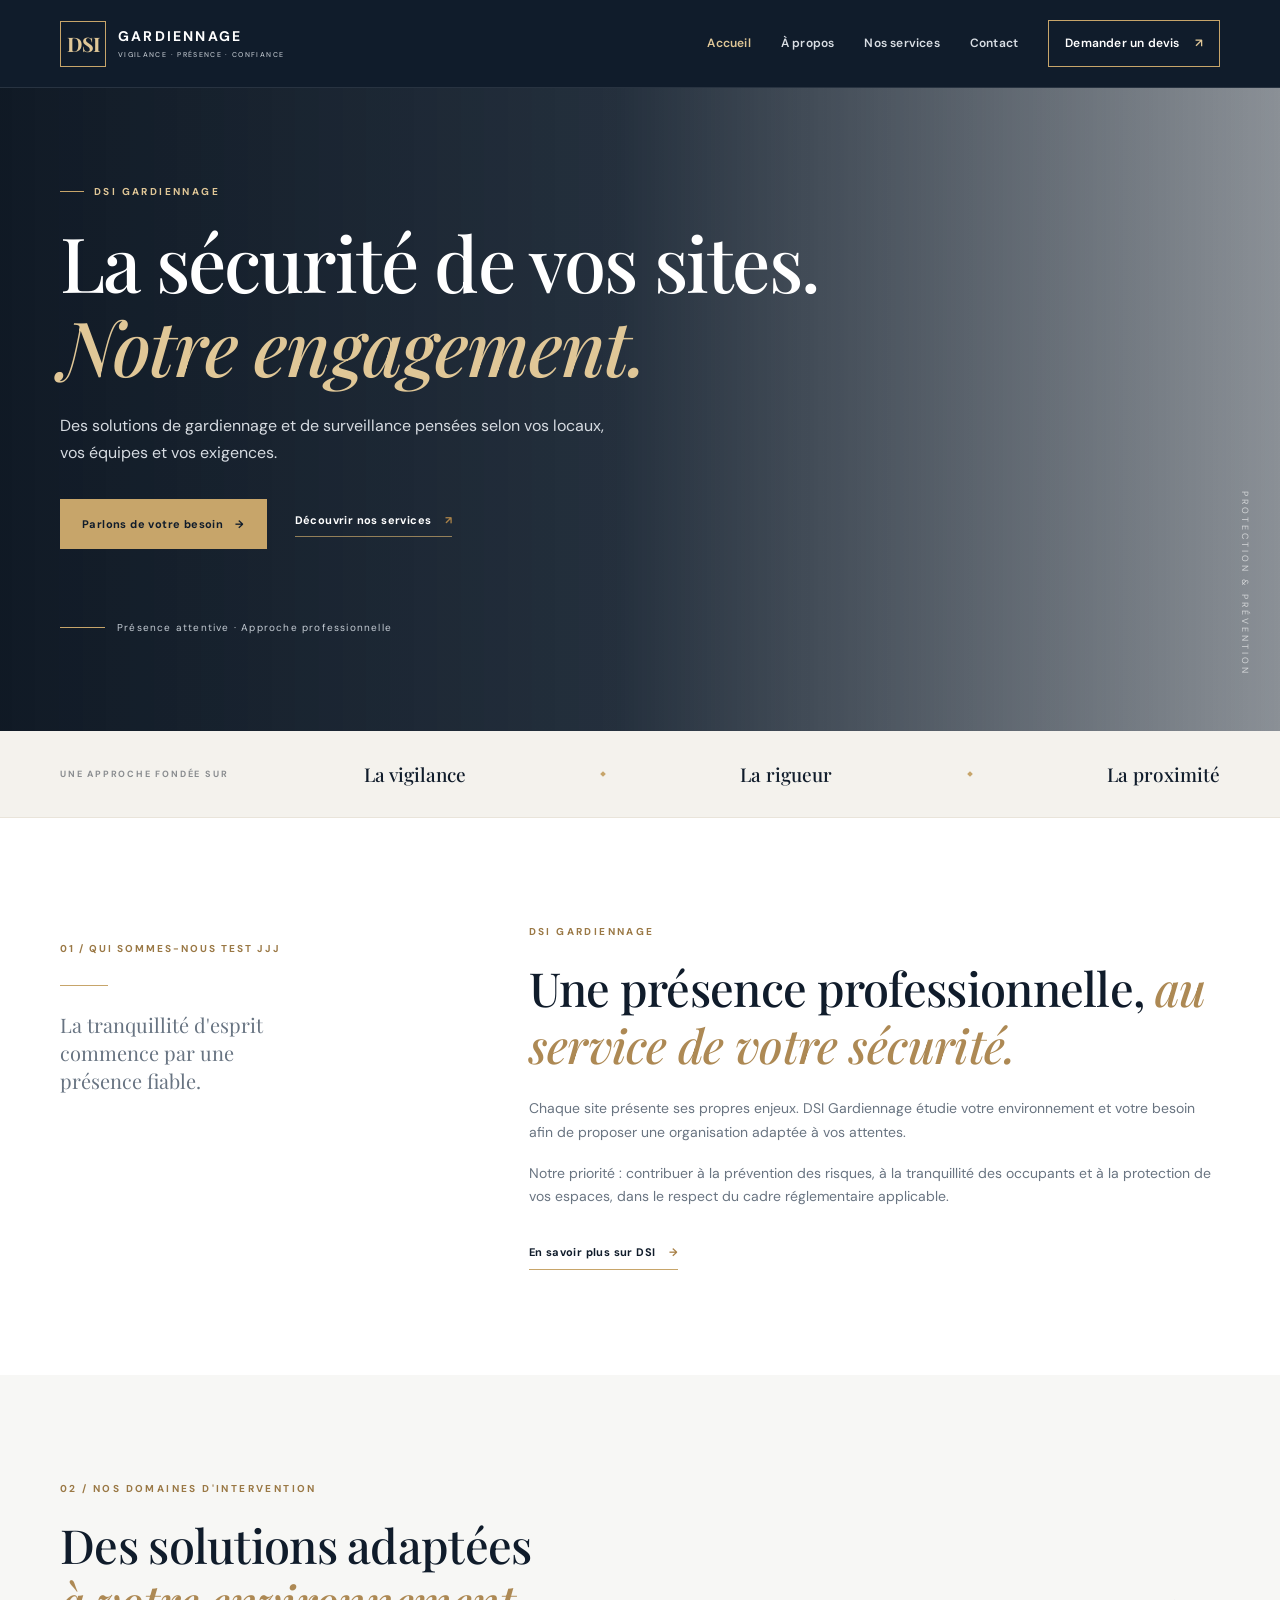
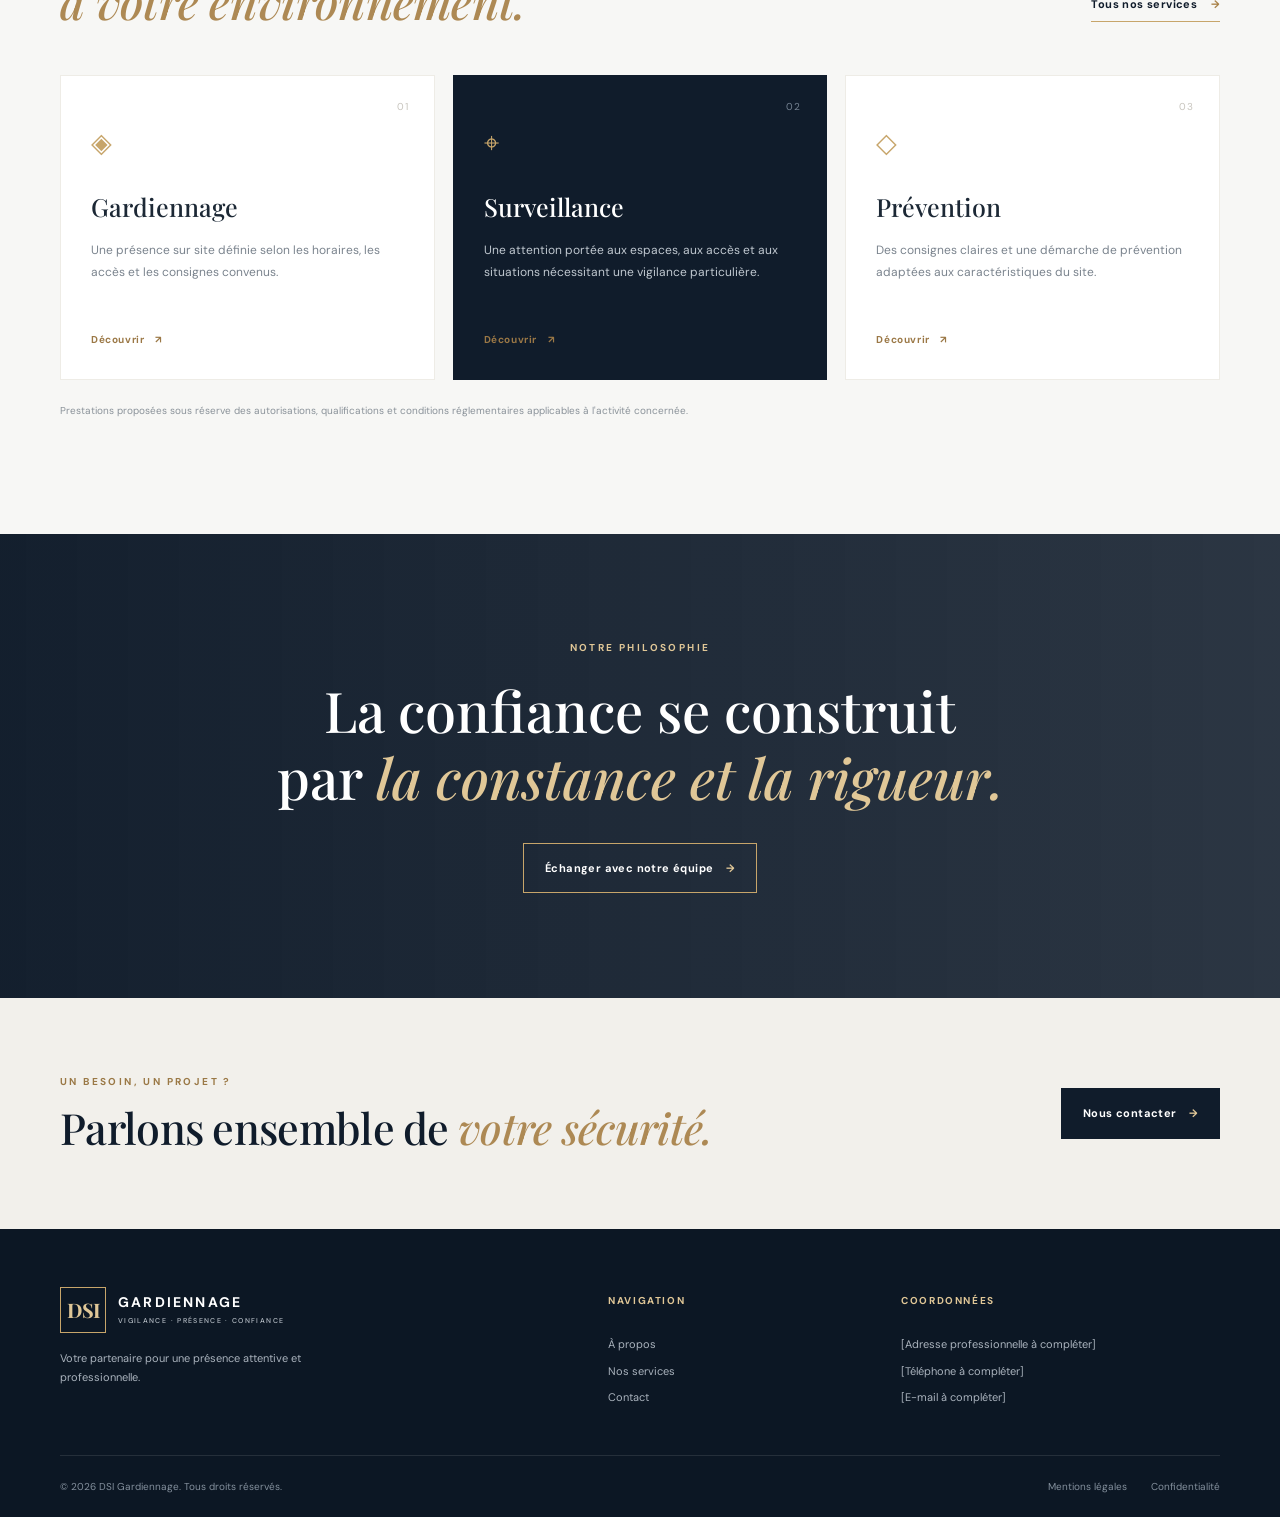
<file: index.html>
<!doctype html>
<html lang="fr">
<head>
  <meta charset="utf-8">
  <meta name="viewport" content="width=device-width, initial-scale=1">
  <meta name="description" content="DSI Gardiennage : solutions de gardiennage et de surveillance pour les professionnels. Contactez-nous pour étudier votre besoin.">
  <meta name="theme-color" content="#101c2b">
  <title>DSI Gardiennage | Votre partenaire sécurité</title>
  <link rel="stylesheet" href="assets/css/style.css">
  <script src="assets/js/main.js" defer></script>
</head>
<body>
  <a class="skip-link" href="#contenu">Aller au contenu</a>
  <header class="site-header">
    <div class="container header-inner">
      <a class="brand" href="index.html" aria-label="DSI Gardiennage, accueil">
        <span class="brand-mark">DSI</span><span class="brand-name">GARDIENNAGE<small>VIGILANCE · PRÉSENCE · CONFIANCE</small></span>
      </a>
      <button class="menu-toggle" aria-expanded="false" aria-controls="main-nav" aria-label="Ouvrir le menu"><span></span><span></span><span></span></button>
      <nav id="main-nav" class="main-nav" aria-label="Navigation principale">
        <a class="active" href="index.html">Accueil</a><a href="a-propos.html">À propos</a><a href="services.html">Nos services</a><a href="contact.html">Contact</a>
        <a class="nav-cta" href="contact.html">Demander un devis <span>↗</span></a>
      </nav>
    </div>
  </header>

  <main id="contenu">
    <section class="hero">
      <div class="hero-shade"></div>
      <div class="container hero-content">
        <p class="eyebrow"><span></span> DSI GARDIENNAGE</p>
        <h1>La sécurité de vos sites.<br><em>Notre engagement.</em></h1>
        <p class="hero-lead">Des solutions de gardiennage et de surveillance pensées selon vos locaux, vos équipes et vos exigences.</p>
        <div class="hero-actions"><a class="button button-gold" href="contact.html">Parlons de votre besoin <span>→</span></a><a class="text-link light" href="services.html">Découvrir nos services <span>↗</span></a></div>
        <div class="hero-note"><span class="note-line"></span><span>Présence attentive · Approche professionnelle</span></div>
      </div>
      <div class="hero-side-label">PROTECTION &amp; PRÉVENTION</div>
    </section>

    <section class="trust-strip">
      <div class="container trust-inner"><span>UNE APPROCHE FONDÉE SUR</span><strong>La vigilance</strong><i></i><strong>La rigueur</strong><i></i><strong>La proximité</strong></div>
    </section>

    <section class="section intro-section">
      <div class="container two-col">
        <div class="section-kicker"><span>01 / QUI SOMMES-NOUS TEST JJJ</span><div class="gold-rule"></div><p>La tranquillité d'esprit commence par une présence fiable.</p></div>
        <div class="intro-copy"><p class="eyebrow dark">DSI GARDIENNAGE</p><h2>Une présence professionnelle, <em>au service de votre sécurité.</em></h2><p>Chaque site présente ses propres enjeux. DSI Gardiennage étudie votre environnement et votre besoin afin de proposer une organisation adaptée à vos attentes.</p><p>Notre priorité : contribuer à la prévention des risques, à la tranquillité des occupants et à la protection de vos espaces, dans le respect du cadre réglementaire applicable.</p><a class="text-link" href="a-propos.html">En savoir plus sur DSI <span>→</span></a></div>
      </div>
    </section>

    <section class="section services-preview">
      <div class="container">
        <div class="section-heading"><div><p class="eyebrow dark">02 / NOS DOMAINES D'INTERVENTION</p><h2>Des solutions adaptées<br><em>à votre environnement.</em></h2></div><a class="text-link" href="services.html">Tous nos services <span>→</span></a></div>
        <div class="service-grid">
          <article class="service-card"><div class="service-number">01</div><div class="service-icon">◈</div><h3>Gardiennage</h3><p>Une présence sur site définie selon les horaires, les accès et les consignes convenus.</p><a href="services.html#gardiennage" aria-label="En savoir plus sur le gardiennage">Découvrir <span>↗</span></a></article>
          <article class="service-card featured"><div class="service-number">02</div><div class="service-icon">⌖</div><h3>Surveillance</h3><p>Une attention portée aux espaces, aux accès et aux situations nécessitant une vigilance particulière.</p><a href="services.html#surveillance" aria-label="En savoir plus sur la surveillance">Découvrir <span>↗</span></a></article>
          <article class="service-card"><div class="service-number">03</div><div class="service-icon">◇</div><h3>Prévention</h3><p>Des consignes claires et une démarche de prévention adaptées aux caractéristiques du site.</p><a href="services.html#prevention" aria-label="En savoir plus sur la prévention">Découvrir <span>↗</span></a></article>
        </div>
        <p class="small-note">Prestations proposées sous réserve des autorisations, qualifications et conditions réglementaires applicables à l'activité concernée.</p>
      </div>
    </section>

    <section class="statement">
      <div class="container statement-inner"><p class="eyebrow">NOTRE PHILOSOPHIE</p><h2>La confiance se construit<br>par <em>la constance et la rigueur.</em></h2><a class="button button-outline" href="contact.html">Échanger avec notre équipe <span>→</span></a></div>
    </section>

    <section class="section contact-band"><div class="container contact-band-inner"><div><p class="eyebrow dark">UN BESOIN, UN PROJET ?</p><h2>Parlons ensemble de <em>votre sécurité.</em></h2></div><a class="button button-dark" href="contact.html">Nous contacter <span>→</span></a></div></section>
  </main>

  <footer class="site-footer">
    <div class="container footer-main">
      <div><a class="brand brand-footer" href="index.html"><span class="brand-mark">DSI</span><span class="brand-name">GARDIENNAGE<small>VIGILANCE · PRÉSENCE · CONFIANCE</small></span></a><p class="footer-tagline">Votre partenaire pour une présence attentive et professionnelle.</p></div>
      <div><h4>Navigation</h4><a href="a-propos.html">À propos</a><a href="services.html">Nos services</a><a href="contact.html">Contact</a></div>
      <div><h4>Coordonnées</h4><p>[Adresse professionnelle à compléter]</p><p>[Téléphone à compléter]</p><p>[E-mail à compléter]</p></div>
    </div>
    <div class="container footer-bottom"><span>© <span data-year></span> DSI Gardiennage. Tous droits réservés.</span><div><a href="mentions-legales.html">Mentions légales</a><a href="confidentialite.html">Confidentialité</a></div></div>
  </footer>
</body>
</html>
</file>
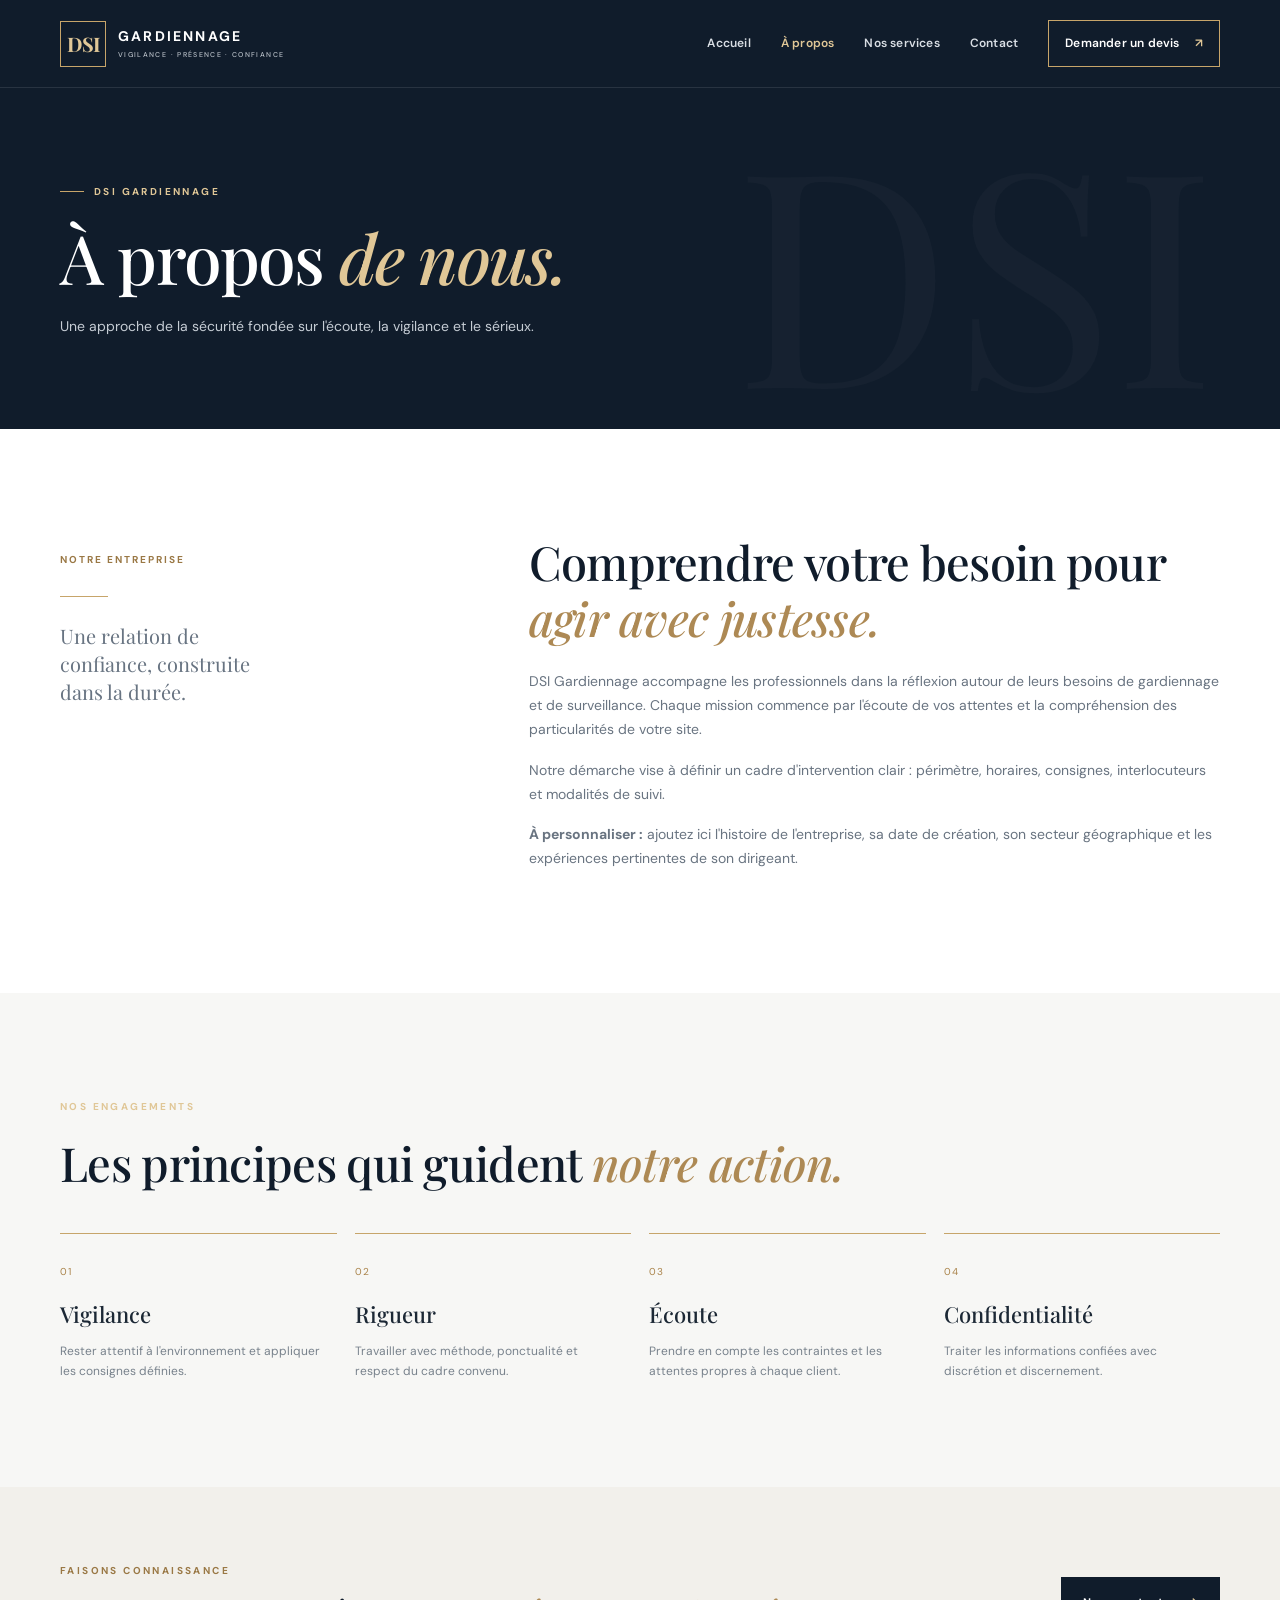
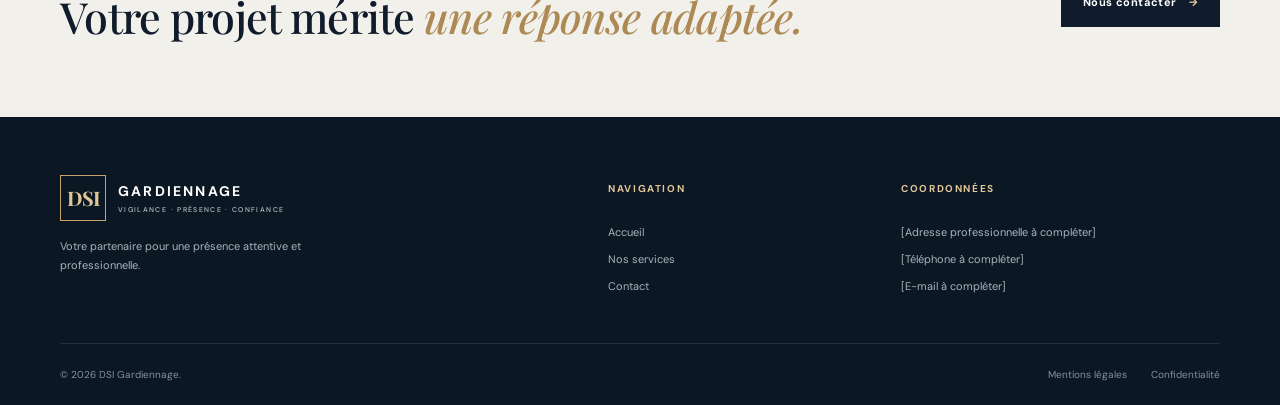
<file: a-propos.html>
<!doctype html>
<html lang="fr"><head><meta charset="utf-8"><meta name="viewport" content="width=device-width, initial-scale=1"><meta name="description" content="Découvrez DSI Gardiennage, son approche et ses engagements."><title>À propos | DSI Gardiennage</title><link rel="stylesheet" href="assets/css/style.css"><script src="assets/js/main.js" defer></script></head>
<body><a class="skip-link" href="#contenu">Aller au contenu</a>
<header class="site-header"><div class="container header-inner"><a class="brand" href="index.html"><span class="brand-mark">DSI</span><span class="brand-name">GARDIENNAGE<small>VIGILANCE · PRÉSENCE · CONFIANCE</small></span></a><button class="menu-toggle" aria-expanded="false" aria-controls="main-nav" aria-label="Ouvrir le menu"><span></span><span></span><span></span></button><nav id="main-nav" class="main-nav"><a href="index.html">Accueil</a><a class="active" href="a-propos.html">À propos</a><a href="services.html">Nos services</a><a href="contact.html">Contact</a><a class="nav-cta" href="contact.html">Demander un devis <span>↗</span></a></nav></div></header>
<main id="contenu"><section class="page-hero"><div class="container"><p class="eyebrow"><span></span> DSI GARDIENNAGE</p><h1>À propos <em>de nous.</em></h1><p>Une approche de la sécurité fondée sur l'écoute, la vigilance et le sérieux.</p></div></section>
<section class="section"><div class="container two-col about-layout"><div class="section-kicker"><span>NOTRE ENTREPRISE</span><div class="gold-rule"></div><p>Une relation de confiance, construite dans la durée.</p></div><div class="intro-copy"><h2>Comprendre votre besoin pour <em>agir avec justesse.</em></h2><p>DSI Gardiennage accompagne les professionnels dans la réflexion autour de leurs besoins de gardiennage et de surveillance. Chaque mission commence par l'écoute de vos attentes et la compréhension des particularités de votre site.</p><p>Notre démarche vise à définir un cadre d'intervention clair : périmètre, horaires, consignes, interlocuteurs et modalités de suivi.</p><p><strong>À personnaliser :</strong> ajoutez ici l'histoire de l'entreprise, sa date de création, son secteur géographique et les expériences pertinentes de son dirigeant.</p></div></div></section>
<section class="values-section section"><div class="container"><p class="eyebrow">NOS ENGAGEMENTS</p><h2>Les principes qui guident <em>notre action.</em></h2><div class="values-grid"><article><span>01</span><h3>Vigilance</h3><p>Rester attentif à l'environnement et appliquer les consignes définies.</p></article><article><span>02</span><h3>Rigueur</h3><p>Travailler avec méthode, ponctualité et respect du cadre convenu.</p></article><article><span>03</span><h3>Écoute</h3><p>Prendre en compte les contraintes et les attentes propres à chaque client.</p></article><article><span>04</span><h3>Confidentialité</h3><p>Traiter les informations confiées avec discrétion et discernement.</p></article></div></div></section>
<section class="section contact-band"><div class="container contact-band-inner"><div><p class="eyebrow dark">FAISONS CONNAISSANCE</p><h2>Votre projet mérite <em>une réponse adaptée.</em></h2></div><a class="button button-dark" href="contact.html">Nous contacter <span>→</span></a></div></section></main>
<footer class="site-footer"><div class="container footer-main"><div><a class="brand brand-footer" href="index.html"><span class="brand-mark">DSI</span><span class="brand-name">GARDIENNAGE<small>VIGILANCE · PRÉSENCE · CONFIANCE</small></span></a><p class="footer-tagline">Votre partenaire pour une présence attentive et professionnelle.</p></div><div><h4>Navigation</h4><a href="index.html">Accueil</a><a href="services.html">Nos services</a><a href="contact.html">Contact</a></div><div><h4>Coordonnées</h4><p>[Adresse professionnelle à compléter]</p><p>[Téléphone à compléter]</p><p>[E-mail à compléter]</p></div></div><div class="container footer-bottom"><span>© <span data-year></span> DSI Gardiennage.</span><div><a href="mentions-legales.html">Mentions légales</a><a href="confidentialite.html">Confidentialité</a></div></div></footer></body></html>
</file>
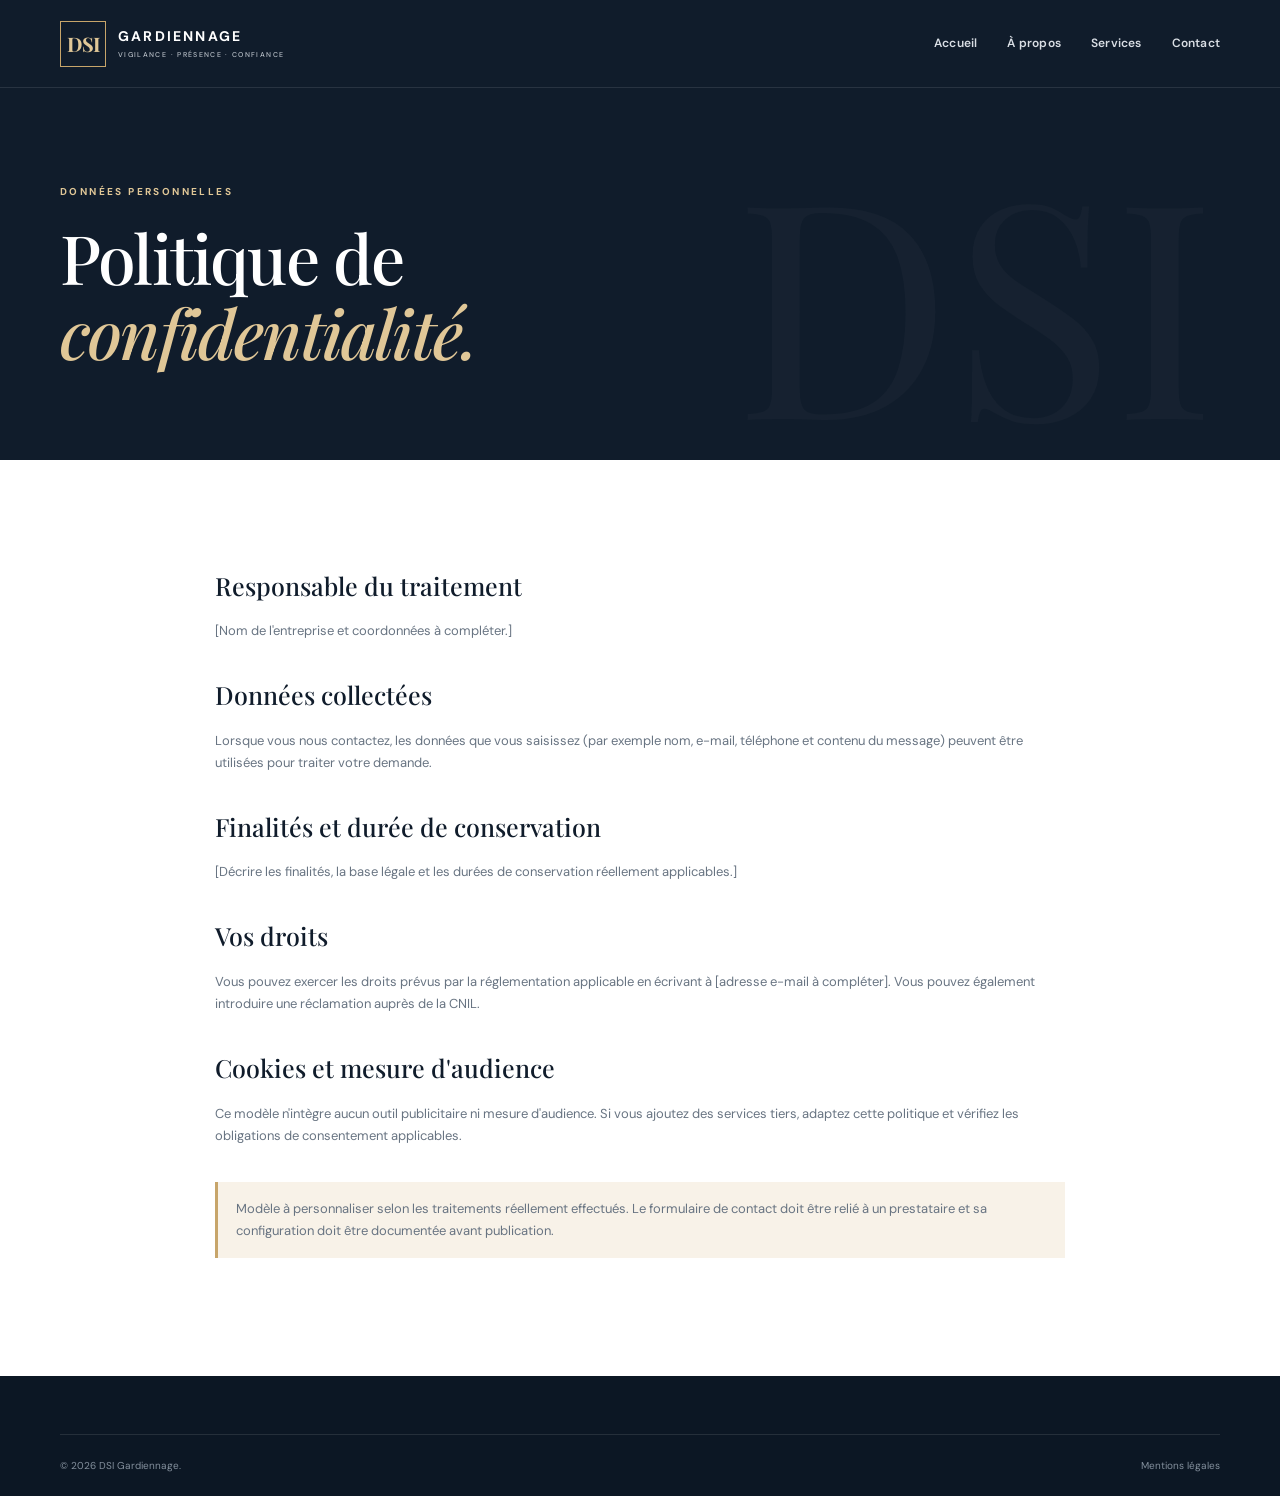
<file: confidentialite.html>
<!doctype html>
<html lang="fr"><head><meta charset="utf-8"><meta name="viewport" content="width=device-width, initial-scale=1"><title>Confidentialité | DSI Gardiennage</title><link rel="stylesheet" href="assets/css/style.css"><script src="assets/js/main.js" defer></script></head><body><header class="site-header"><div class="container header-inner"><a class="brand" href="index.html"><span class="brand-mark">DSI</span><span class="brand-name">GARDIENNAGE<small>VIGILANCE · PRÉSENCE · CONFIANCE</small></span></a><nav class="main-nav simple-nav"><a href="index.html">Accueil</a><a href="a-propos.html">À propos</a><a href="services.html">Services</a><a href="contact.html">Contact</a></nav></div></header><main><section class="page-hero"><div class="container"><p class="eyebrow">DONNÉES PERSONNELLES</p><h1>Politique de <em>confidentialité.</em></h1></div></section><section class="section"><div class="container legal-copy"><h2>Responsable du traitement</h2><p>[Nom de l'entreprise et coordonnées à compléter.]</p><h2>Données collectées</h2><p>Lorsque vous nous contactez, les données que vous saisissez (par exemple nom, e-mail, téléphone et contenu du message) peuvent être utilisées pour traiter votre demande.</p><h2>Finalités et durée de conservation</h2><p>[Décrire les finalités, la base légale et les durées de conservation réellement applicables.]</p><h2>Vos droits</h2><p>Vous pouvez exercer les droits prévus par la réglementation applicable en écrivant à [adresse e-mail à compléter]. Vous pouvez également introduire une réclamation auprès de la CNIL.</p><h2>Cookies et mesure d'audience</h2><p>Ce modèle n'intègre aucun outil publicitaire ni mesure d'audience. Si vous ajoutez des services tiers, adaptez cette politique et vérifiez les obligations de consentement applicables.</p><p class="legal-warning">Modèle à personnaliser selon les traitements réellement effectués. Le formulaire de contact doit être relié à un prestataire et sa configuration doit être documentée avant publication.</p></div></section></main><footer class="site-footer"><div class="container footer-bottom"><span>© <span data-year></span> DSI Gardiennage.</span><a href="mentions-legales.html">Mentions légales</a></div></footer></body></html>
</file>
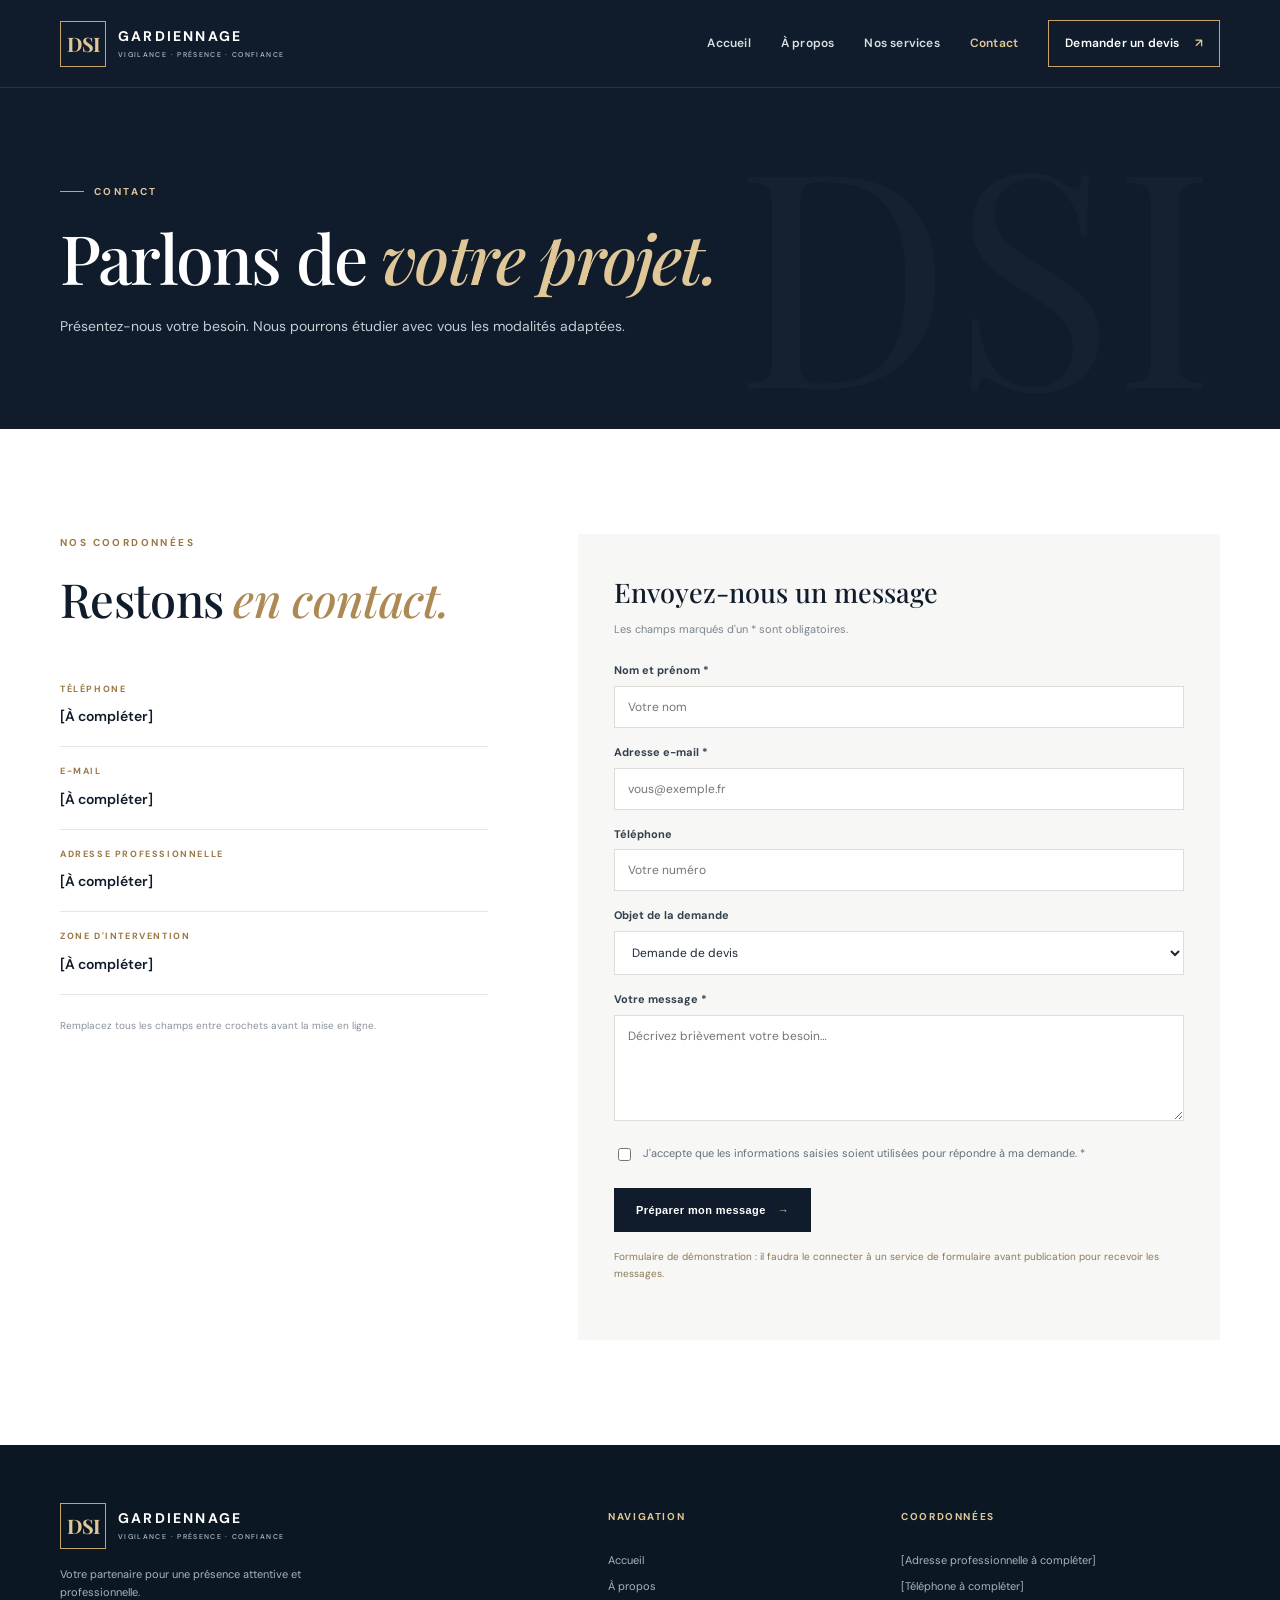
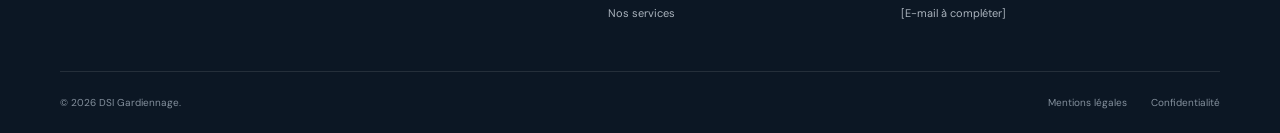
<file: contact.html>
<!doctype html>
<html lang="fr"><head><meta charset="utf-8"><meta name="viewport" content="width=device-width, initial-scale=1"><meta name="description" content="Contactez DSI Gardiennage pour échanger sur votre besoin."><title>Contact | DSI Gardiennage</title><link rel="stylesheet" href="assets/css/style.css"><script src="assets/js/main.js" defer></script></head>
<body><a class="skip-link" href="#contenu">Aller au contenu</a><header class="site-header"><div class="container header-inner"><a class="brand" href="index.html"><span class="brand-mark">DSI</span><span class="brand-name">GARDIENNAGE<small>VIGILANCE · PRÉSENCE · CONFIANCE</small></span></a><button class="menu-toggle" aria-expanded="false" aria-controls="main-nav" aria-label="Ouvrir le menu"><span></span><span></span><span></span></button><nav id="main-nav" class="main-nav"><a href="index.html">Accueil</a><a href="a-propos.html">À propos</a><a href="services.html">Nos services</a><a class="active" href="contact.html">Contact</a><a class="nav-cta" href="contact.html">Demander un devis <span>↗</span></a></nav></div></header>
<main id="contenu"><section class="page-hero"><div class="container"><p class="eyebrow"><span></span> CONTACT</p><h1>Parlons de <em>votre projet.</em></h1><p>Présentez-nous votre besoin. Nous pourrons étudier avec vous les modalités adaptées.</p></div></section>
<section class="section"><div class="container contact-layout"><div class="contact-info"><p class="eyebrow dark">NOS COORDONNÉES</p><h2>Restons <em>en contact.</em></h2><div class="contact-item"><span>TÉLÉPHONE</span><strong>[À compléter]</strong></div><div class="contact-item"><span>E-MAIL</span><strong>[À compléter]</strong></div><div class="contact-item"><span>ADRESSE PROFESSIONNELLE</span><strong>[À compléter]</strong></div><div class="contact-item"><span>ZONE D'INTERVENTION</span><strong>[À compléter]</strong></div><p class="small-note">Remplacez tous les champs entre crochets avant la mise en ligne.</p></div>
<form class="contact-form" id="contact-form"><h3>Envoyez-nous un message</h3><p>Les champs marqués d'un * sont obligatoires.</p><label for="name">Nom et prénom *</label><input id="name" name="name" autocomplete="name" required placeholder="Votre nom"><label for="email">Adresse e-mail *</label><input id="email" name="email" type="email" autocomplete="email" required placeholder="vous@exemple.fr"><label for="phone">Téléphone</label><input id="phone" name="phone" type="tel" autocomplete="tel" placeholder="Votre numéro"><label for="subject">Objet de la demande</label><select id="subject" name="subject"><option>Demande de devis</option><option>Demande d'information</option><option>Autre</option></select><label for="message">Votre message *</label><textarea id="message" name="message" rows="5" required placeholder="Décrivez brièvement votre besoin…"></textarea><label class="consent"><input type="checkbox" required> <span>J'accepte que les informations saisies soient utilisées pour répondre à ma demande. *</span></label><button class="button button-dark" type="submit">Préparer mon message <span>→</span></button><p class="form-note" id="form-note" role="status">Formulaire de démonstration : il faudra le connecter à un service de formulaire avant publication pour recevoir les messages.</p></form></div></section></main>
<footer class="site-footer"><div class="container footer-main"><div><a class="brand brand-footer" href="index.html"><span class="brand-mark">DSI</span><span class="brand-name">GARDIENNAGE<small>VIGILANCE · PRÉSENCE · CONFIANCE</small></span></a><p class="footer-tagline">Votre partenaire pour une présence attentive et professionnelle.</p></div><div><h4>Navigation</h4><a href="index.html">Accueil</a><a href="a-propos.html">À propos</a><a href="services.html">Nos services</a></div><div><h4>Coordonnées</h4><p>[Adresse professionnelle à compléter]</p><p>[Téléphone à compléter]</p><p>[E-mail à compléter]</p></div></div><div class="container footer-bottom"><span>© <span data-year></span> DSI Gardiennage.</span><div><a href="mentions-legales.html">Mentions légales</a><a href="confidentialite.html">Confidentialité</a></div></div></footer></body></html>
</file>
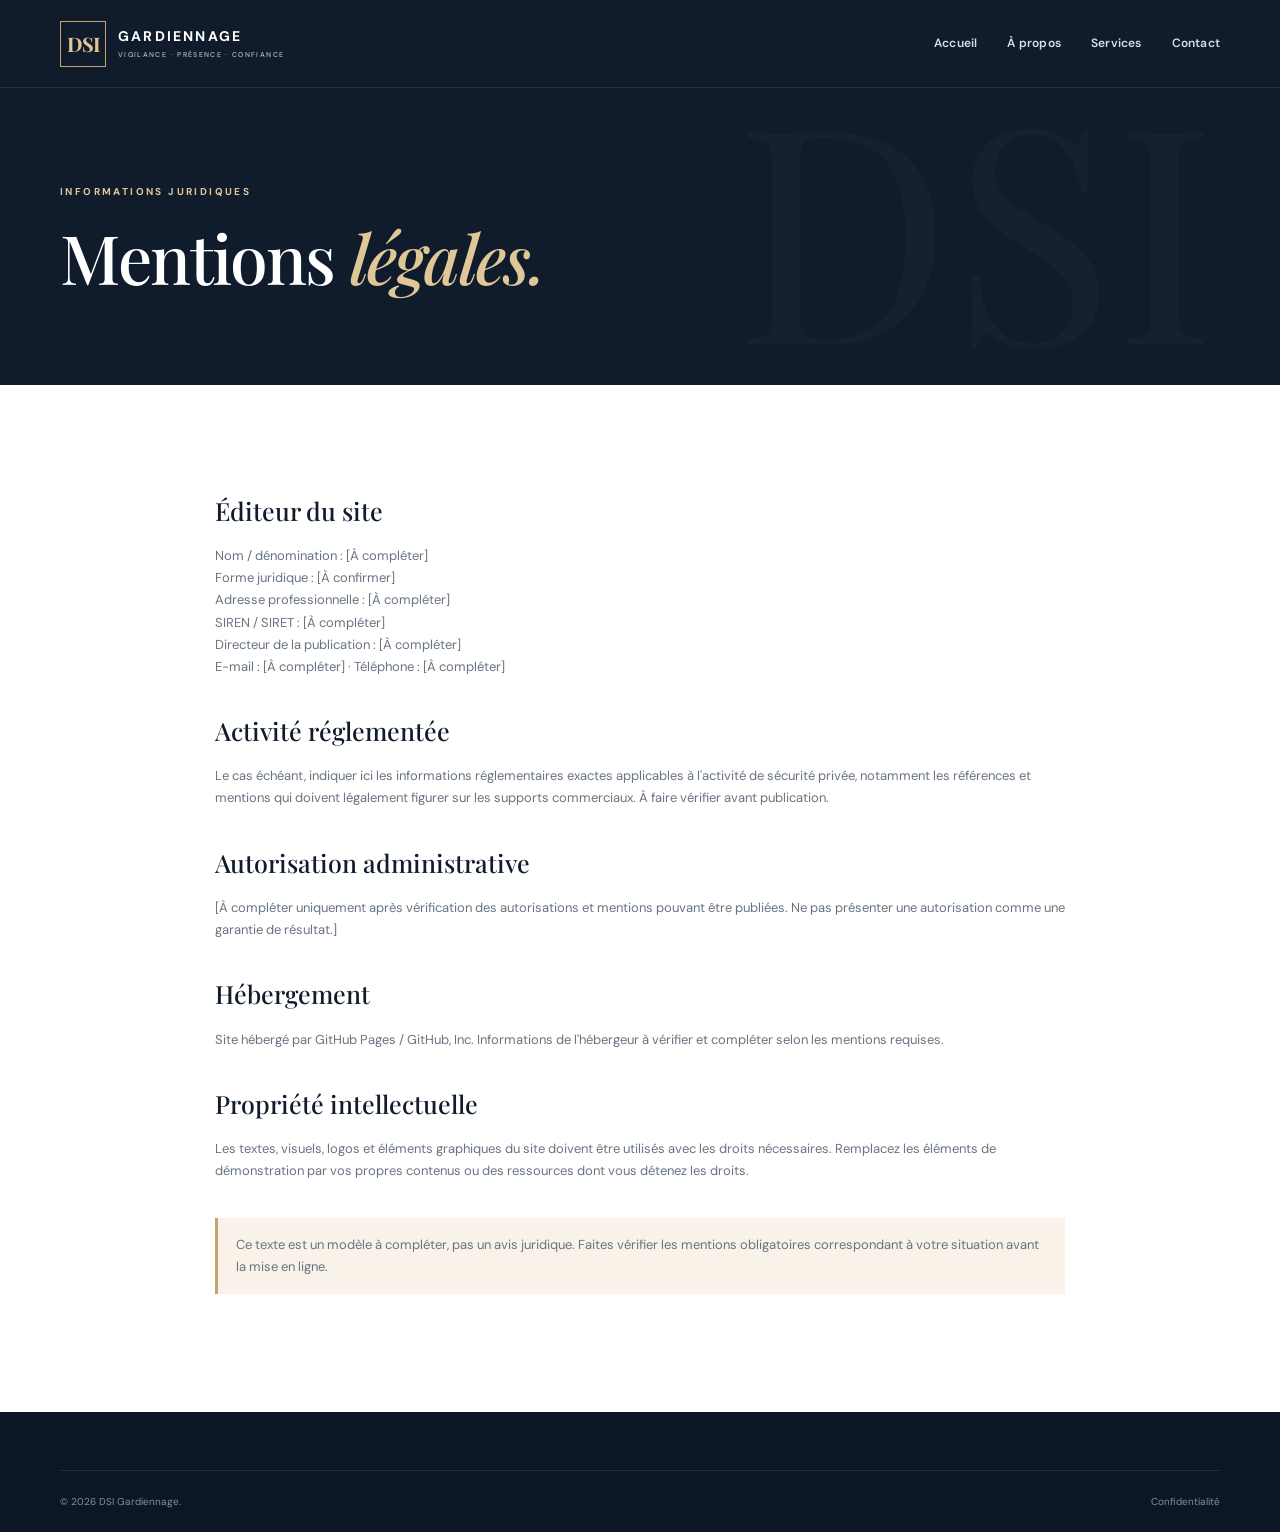
<file: mentions-legales.html>
<!doctype html>
<html lang="fr"><head><meta charset="utf-8"><meta name="viewport" content="width=device-width, initial-scale=1"><title>Mentions légales | DSI Gardiennage</title><link rel="stylesheet" href="assets/css/style.css"><script src="assets/js/main.js" defer></script></head><body><header class="site-header"><div class="container header-inner"><a class="brand" href="index.html"><span class="brand-mark">DSI</span><span class="brand-name">GARDIENNAGE<small>VIGILANCE · PRÉSENCE · CONFIANCE</small></span></a><nav class="main-nav simple-nav"><a href="index.html">Accueil</a><a href="a-propos.html">À propos</a><a href="services.html">Services</a><a href="contact.html">Contact</a></nav></div></header><main><section class="page-hero"><div class="container"><p class="eyebrow">INFORMATIONS JURIDIQUES</p><h1>Mentions <em>légales.</em></h1></div></section><section class="section"><div class="container legal-copy"><h2>Éditeur du site</h2><p>Nom / dénomination : [À compléter]<br>Forme juridique : [À confirmer]<br>Adresse professionnelle : [À compléter]<br>SIREN / SIRET : [À compléter]<br>Directeur de la publication : [À compléter]<br>E-mail : [À compléter] · Téléphone : [À compléter]</p><h2>Activité réglementée</h2><p>Le cas échéant, indiquer ici les informations réglementaires exactes applicables à l'activité de sécurité privée, notamment les références et mentions qui doivent légalement figurer sur les supports commerciaux. À faire vérifier avant publication.</p><h2>Autorisation administrative</h2><p>[À compléter uniquement après vérification des autorisations et mentions pouvant être publiées. Ne pas présenter une autorisation comme une garantie de résultat.]</p><h2>Hébergement</h2><p>Site hébergé par GitHub Pages / GitHub, Inc. Informations de l'hébergeur à vérifier et compléter selon les mentions requises.</p><h2>Propriété intellectuelle</h2><p>Les textes, visuels, logos et éléments graphiques du site doivent être utilisés avec les droits nécessaires. Remplacez les éléments de démonstration par vos propres contenus ou des ressources dont vous détenez les droits.</p><p class="legal-warning">Ce texte est un modèle à compléter, pas un avis juridique. Faites vérifier les mentions obligatoires correspondant à votre situation avant la mise en ligne.</p></div></section></main><footer class="site-footer"><div class="container footer-bottom"><span>© <span data-year></span> DSI Gardiennage.</span><a href="confidentialite.html">Confidentialité</a></div></footer></body></html>
</file>
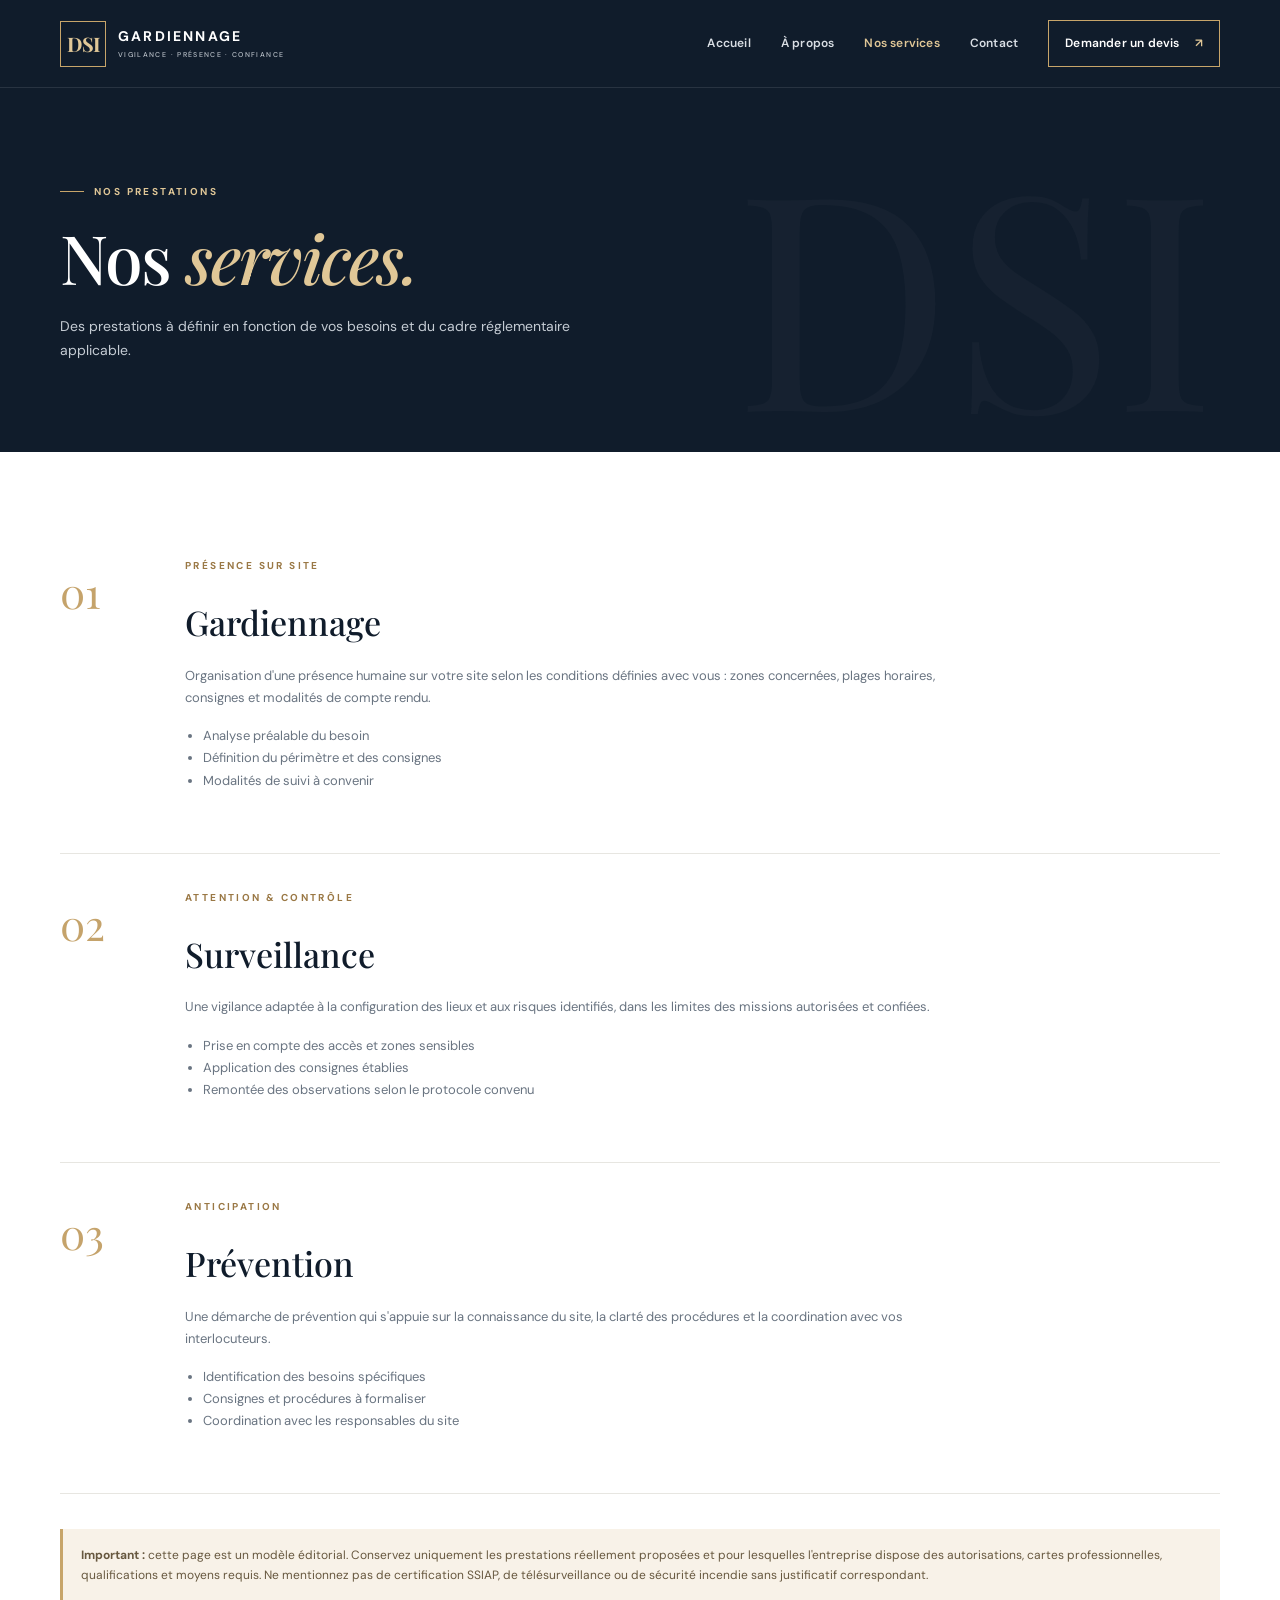
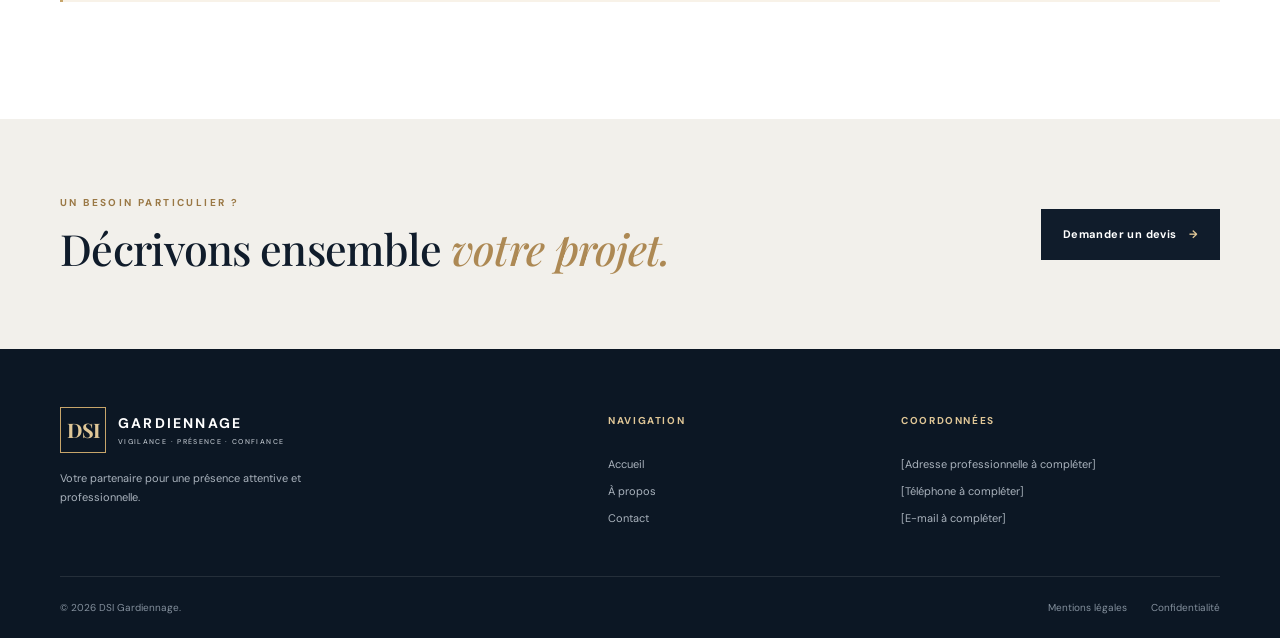
<file: services.html>
<!doctype html>
<html lang="fr"><head><meta charset="utf-8"><meta name="viewport" content="width=device-width, initial-scale=1"><meta name="description" content="Découvrez les domaines de services de DSI Gardiennage."><title>Nos services | DSI Gardiennage</title><link rel="stylesheet" href="assets/css/style.css"><script src="assets/js/main.js" defer></script></head>
<body><a class="skip-link" href="#contenu">Aller au contenu</a><header class="site-header"><div class="container header-inner"><a class="brand" href="index.html"><span class="brand-mark">DSI</span><span class="brand-name">GARDIENNAGE<small>VIGILANCE · PRÉSENCE · CONFIANCE</small></span></a><button class="menu-toggle" aria-expanded="false" aria-controls="main-nav" aria-label="Ouvrir le menu"><span></span><span></span><span></span></button><nav id="main-nav" class="main-nav"><a href="index.html">Accueil</a><a href="a-propos.html">À propos</a><a class="active" href="services.html">Nos services</a><a href="contact.html">Contact</a><a class="nav-cta" href="contact.html">Demander un devis <span>↗</span></a></nav></div></header>
<main id="contenu"><section class="page-hero"><div class="container"><p class="eyebrow"><span></span> NOS PRESTATIONS</p><h1>Nos <em>services.</em></h1><p>Des prestations à définir en fonction de vos besoins et du cadre réglementaire applicable.</p></div></section>
<section class="section"><div class="container service-detail-list">
<article id="gardiennage" class="service-detail"><div class="detail-index">01</div><div><p class="eyebrow dark">PRÉSENCE SUR SITE</p><h2>Gardiennage</h2><p>Organisation d'une présence humaine sur votre site selon les conditions définies avec vous : zones concernées, plages horaires, consignes et modalités de compte rendu.</p><ul><li>Analyse préalable du besoin</li><li>Définition du périmètre et des consignes</li><li>Modalités de suivi à convenir</li></ul></div></article>
<article id="surveillance" class="service-detail"><div class="detail-index">02</div><div><p class="eyebrow dark">ATTENTION &amp; CONTRÔLE</p><h2>Surveillance</h2><p>Une vigilance adaptée à la configuration des lieux et aux risques identifiés, dans les limites des missions autorisées et confiées.</p><ul><li>Prise en compte des accès et zones sensibles</li><li>Application des consignes établies</li><li>Remontée des observations selon le protocole convenu</li></ul></div></article>
<article id="prevention" class="service-detail"><div class="detail-index">03</div><div><p class="eyebrow dark">ANTICIPATION</p><h2>Prévention</h2><p>Une démarche de prévention qui s'appuie sur la connaissance du site, la clarté des procédures et la coordination avec vos interlocuteurs.</p><ul><li>Identification des besoins spécifiques</li><li>Consignes et procédures à formaliser</li><li>Coordination avec les responsables du site</li></ul></div></article>
</div><div class="container"><p class="legal-warning"><strong>Important :</strong> cette page est un modèle éditorial. Conservez uniquement les prestations réellement proposées et pour lesquelles l'entreprise dispose des autorisations, cartes professionnelles, qualifications et moyens requis. Ne mentionnez pas de certification SSIAP, de télésurveillance ou de sécurité incendie sans justificatif correspondant.</p></div></section>
<section class="section contact-band"><div class="container contact-band-inner"><div><p class="eyebrow dark">UN BESOIN PARTICULIER ?</p><h2>Décrivons ensemble <em>votre projet.</em></h2></div><a class="button button-dark" href="contact.html">Demander un devis <span>→</span></a></div></section></main>
<footer class="site-footer"><div class="container footer-main"><div><a class="brand brand-footer" href="index.html"><span class="brand-mark">DSI</span><span class="brand-name">GARDIENNAGE<small>VIGILANCE · PRÉSENCE · CONFIANCE</small></span></a><p class="footer-tagline">Votre partenaire pour une présence attentive et professionnelle.</p></div><div><h4>Navigation</h4><a href="index.html">Accueil</a><a href="a-propos.html">À propos</a><a href="contact.html">Contact</a></div><div><h4>Coordonnées</h4><p>[Adresse professionnelle à compléter]</p><p>[Téléphone à compléter]</p><p>[E-mail à compléter]</p></div></div><div class="container footer-bottom"><span>© <span data-year></span> DSI Gardiennage.</span><div><a href="mentions-legales.html">Mentions légales</a><a href="confidentialite.html">Confidentialité</a></div></div></footer></body></html>
</file>
<file: assets/css/style.css>
@import url('https://fonts.googleapis.com/css2?family=DM+Sans:wght@400;500;600;700&family=Playfair+Display:ital,wght@0,500;0,600;0,700;1,500;1,600&display=swap');
:root{--navy:#101c2b;--navy2:#182a3e;--gold:#c7a56a;--gold-light:#e0c797;--ink:#1c2835;--muted:#687482;--paper:#f7f7f5;--white:#fff;--line:#e7e6e1;--serif:'Playfair Display',Georgia,serif;--sans:'DM Sans',Arial,sans-serif}
*{box-sizing:border-box}html{scroll-behavior:smooth}body{margin:0;color:var(--ink);font-family:var(--sans);line-height:1.7;background:#fff}a{color:inherit;text-decoration:none}.container{width:min(1160px,calc(100% - 48px));margin-inline:auto}.skip-link{position:absolute;left:-9999px;top:10px;background:#fff;padding:10px;z-index:99}.skip-link:focus{left:10px}.site-header{height:88px;background:var(--navy);color:#fff;position:relative;z-index:5;border-bottom:1px solid rgba(255,255,255,.1)}.header-inner{height:100%;display:flex;align-items:center;justify-content:space-between}.brand{display:inline-flex;align-items:center;gap:12px;color:#fff}.brand-mark{height:46px;width:46px;border:1px solid var(--gold);display:grid;place-items:center;color:var(--gold-light);font-family:var(--serif);font-size:20px;font-weight:700;letter-spacing:-1px}.brand-name{font-size:14px;letter-spacing:2.2px;font-weight:700;line-height:1.2}.brand-name small{display:block;font-size:7px;letter-spacing:1.35px;color:#b9c0c8;margin-top:6px;font-weight:500}.main-nav{display:flex;align-items:center;gap:30px;font-size:12px;font-weight:600;letter-spacing:.2px}.main-nav>a:not(.nav-cta){color:#d9dee4;transition:color .2s}.main-nav>a:hover,.main-nav>a.active{color:var(--gold-light)}.nav-cta{border:1px solid var(--gold);padding:12px 16px;color:#fff}.nav-cta span,.button span{margin-left:12px;color:var(--gold-light)}.menu-toggle{display:none;background:none;border:0;padding:8px}.menu-toggle span{display:block;width:24px;height:2px;background:#fff;margin:5px}.hero{min-height:630px;background:linear-gradient(90deg,rgba(9,19,31,.96) 0%,rgba(12,25,40,.86) 48%,rgba(12,25,40,.25) 100%),linear-gradient(0deg,rgba(10,20,31,.3),rgba(10,20,31,.3)),url('https://images.unsplash.com/photo-1560250097-0b93528c311a?auto=format&fit=crop&w=2000&q=85') center 42%/cover;position:relative;color:#fff;display:flex;align-items:center;overflow:hidden}.hero-content{position:relative;padding-block:95px}.eyebrow{font-size:10px;letter-spacing:2.4px;font-weight:700;color:var(--gold-light);margin:0 0 20px;display:flex;align-items:center;gap:10px}.eyebrow>span{width:24px;height:1px;background:var(--gold)}.eyebrow.dark{color:#9a7845}.hero h1,.page-hero h1{font-family:var(--serif);font-size:clamp(44px,6vw,76px);line-height:1.1;letter-spacing:-1.8px;font-weight:500;margin:0;max-width:760px}.hero h1 em,.page-hero h1 em,h2 em{font-weight:500;color:var(--gold-light)}.hero-lead{max-width:560px;color:#d6dbe1;font-size:16px;margin:25px 0 32px}.hero-actions{display:flex;align-items:center;gap:28px;flex-wrap:wrap}.button{display:inline-flex;align-items:center;justify-content:center;padding:15px 21px;font-size:11px;letter-spacing:.4px;font-weight:700;transition:transform .2s,background .2s;border:1px solid transparent}.button:hover{transform:translateY(-2px)}.button-gold{background:var(--gold);color:var(--navy)}.button-gold span{color:var(--navy)}.button-dark{background:var(--navy);color:#fff}.button-outline{border-color:var(--gold);color:#fff}.text-link{font-size:11px;font-weight:700;letter-spacing:.4px;color:var(--navy);border-bottom:1px solid var(--gold);padding-bottom:7px}.text-link span{color:#a98249;margin-left:10px}.text-link.light{color:#fff;border-color:rgba(199,165,106,.7)}.hero-note{display:flex;align-items:center;gap:12px;margin-top:70px;color:#c5ccd4;font-size:10px;letter-spacing:1.2px}.note-line{height:1px;width:45px;background:var(--gold)}.hero-side-label{position:absolute;right:28px;bottom:55px;writing-mode:vertical-rl;font-size:9px;letter-spacing:3px;color:rgba(255,255,255,.65)}.trust-strip{background:#f4f2ed;border-bottom:1px solid #e9e4da}.trust-inner{min-height:86px;display:flex;align-items:center;justify-content:space-between;gap:20px}.trust-inner span{font-size:9px;letter-spacing:1.8px;color:#8a8d90;font-weight:700}.trust-inner strong{font-family:var(--serif);font-size:19px;font-weight:500;color:var(--navy)}.trust-inner i{height:4px;width:4px;background:var(--gold);transform:rotate(45deg)}.section{padding:105px 0}.two-col{display:grid;grid-template-columns:.8fr 1.5fr;gap:100px}.section-kicker{padding-top:10px}.section-kicker>span{font-size:10px;letter-spacing:2px;font-weight:700;color:#9a7845}.gold-rule{width:48px;height:1px;background:var(--gold);margin:25px 0}.section-kicker p{max-width:220px;font-family:var(--serif);font-size:20px;line-height:1.4;color:#687482}.intro-copy h2,.section-heading h2,.values-section h2,.contact-band h2,.contact-info h2{font-family:var(--serif);font-size:clamp(32px,4vw,47px);line-height:1.2;font-weight:500;letter-spacing:-.7px;color:var(--navy);margin:0 0 24px}.intro-copy h2 em,.section-heading h2 em,.values-section h2 em,.contact-band h2 em,.contact-info h2 em{color:#ad8954}.intro-copy>p:not(.eyebrow){font-size:14px;color:#697481;max-width:700px;margin:0 0 17px}.intro-copy .text-link{display:inline-block;margin-top:17px}.services-preview{background:var(--paper)}.section-heading{display:flex;justify-content:space-between;align-items:end;margin-bottom:45px}.section-heading h2{margin-bottom:0}.section-heading>.text-link{margin-bottom:8px}.service-grid{display:grid;grid-template-columns:repeat(3,1fr);gap:18px}.service-card{background:#fff;padding:32px 30px 28px;min-height:300px;position:relative;border:1px solid #eeece6;transition:transform .25s,box-shadow .25s}.service-card:hover{transform:translateY(-5px);box-shadow:0 15px 35px rgba(16,28,43,.08)}.service-card.featured{background:var(--navy);color:#fff;border-color:var(--navy)}.service-number{position:absolute;right:25px;top:22px;color:#c7c4bd;font-size:10px;letter-spacing:1px}.featured .service-number{color:#758292}.service-icon{font-size:27px;color:var(--gold);margin:12px 0 20px}.service-card h3{font-family:var(--serif);font-size:25px;font-weight:500;margin:0 0 12px}.service-card p{font-size:12px;color:#7a838d;line-height:1.8;min-height:65px}.featured p{color:#c0c8d0}.service-card>a{display:inline-block;margin-top:14px;font-size:10px;font-weight:700;color:#9b7846;letter-spacing:.6px}.service-card>a span{margin-left:8px}.small-note{font-size:10px;color:#8a9299;margin-top:22px}.statement{background:linear-gradient(90deg,rgba(12,24,39,.97),rgba(12,24,39,.87)),url('https://images.unsplash.com/photo-1519608487953-e999c86e7455?auto=format&fit=crop&w=1800&q=80') center/cover;color:#fff;text-align:center;padding:105px 0}.statement .eyebrow{justify-content:center}.statement h2{font-family:var(--serif);font-weight:500;font-size:clamp(36px,5vw,56px);line-height:1.2;margin:0 0 32px}.statement h2 em{color:var(--gold-light)}.contact-band{padding:75px 0;background:#f2f0eb}.contact-band-inner{display:flex;align-items:center;justify-content:space-between;gap:30px}.contact-band h2{margin:0;font-size:clamp(30px,4vw,43px)}.contact-band .eyebrow{margin-bottom:12px}.site-footer{background:#0c1724;color:#c5cbd2;padding-top:58px}.footer-main{display:grid;grid-template-columns:1.5fr .7fr 1fr;gap:70px;padding-bottom:48px}.brand-footer{margin-bottom:16px}.footer-tagline{font-size:12px;color:#8f9aa6;max-width:260px}.footer-main h4{font-size:10px;letter-spacing:1.6px;color:var(--gold-light);text-transform:uppercase;margin:5px 0 18px}.footer-main>div:not(:first-child){display:flex;flex-direction:column;align-items:flex-start;gap:8px}.footer-main a:not(.brand),.footer-main p{font-size:11px;color:#aab3bd;margin:0}.footer-bottom{border-top:1px solid rgba(255,255,255,.1);min-height:62px;display:flex;align-items:center;justify-content:space-between;font-size:10px;color:#84909d}.footer-bottom>div{display:flex;gap:24px}.page-hero{background:var(--navy);color:#fff;padding:95px 0 90px;position:relative;overflow:hidden}.page-hero:after{content:"DSI";position:absolute;right:5%;bottom:-90px;font-family:var(--serif);font-size:300px;color:rgba(255,255,255,.025);pointer-events:none}.page-hero h1{font-size:clamp(44px,6vw,68px)}.page-hero p:last-child{color:#c5ccd4;max-width:580px;margin:20px 0 0;font-size:14px}.about-layout{padding-top:0}.values-section{background:var(--paper)}.values-section h2{margin-bottom:42px}.values-grid{display:grid;grid-template-columns:repeat(4,1fr);gap:18px}.values-grid article{border-top:1px solid var(--gold);padding:22px 15px 0 0}.values-grid article span{font-size:10px;color:#a98249;letter-spacing:1px}.values-grid h3{font-family:var(--serif);font-size:22px;font-weight:500;margin:12px 0 8px}.values-grid p{font-size:12px;color:#78828c;margin:0}.service-detail-list{display:flex;flex-direction:column}.service-detail{display:grid;grid-template-columns:100px 1fr;gap:25px;padding:35px 0 45px;border-bottom:1px solid var(--line);scroll-margin-top:25px}.service-detail:first-child{padding-top:0}.detail-index{font-family:var(--serif);font-size:42px;color:#c5a36b}.service-detail h2{font-family:var(--serif);font-weight:500;font-size:34px;color:var(--navy);margin:0 0 12px}.service-detail p:not(.eyebrow),.service-detail li{font-size:13px;color:#697481;max-width:760px}.service-detail ul{padding-left:18px}.legal-warning{background:#f8f2e8;border-left:3px solid var(--gold);padding:16px 18px;color:#67583f;font-size:12px;margin-top:35px}.contact-layout{display:grid;grid-template-columns:.8fr 1.2fr;gap:90px}.contact-info h2{margin-bottom:38px}.contact-item{padding:17px 0;border-bottom:1px solid var(--line)}.contact-item span{display:block;font-size:9px;letter-spacing:1.6px;color:#9a7845;font-weight:700;margin-bottom:5px}.contact-item strong{font-size:14px;color:var(--navy);font-weight:600}.contact-form{background:#f7f7f5;padding:36px}.contact-form h3{font-family:var(--serif);font-size:27px;font-weight:500;margin:0 0 5px;color:var(--navy)}.contact-form>p{font-size:11px;color:#7b858f;margin:0 0 22px}.contact-form label{display:block;font-size:11px;font-weight:700;color:#33404d;margin:15px 0 6px}.contact-form input:not([type=checkbox]),.contact-form textarea,.contact-form select{width:100%;border:1px solid #deded9;background:#fff;padding:12px 13px;font:12px var(--sans);color:var(--ink);border-radius:0}.contact-form textarea{resize:vertical}.contact-form .consent{display:flex;gap:9px;align-items:flex-start;font-weight:400;color:#65717d}.contact-form .consent input{margin-top:4px}.contact-form button{margin-top:18px;cursor:pointer}.contact-form .form-note{font-size:10px;margin-top:16px;color:#8b7958}.legal-copy{max-width:850px}.legal-copy h2{font-family:var(--serif);font-size:25px;font-weight:500;color:var(--navy);margin:32px 0 8px}.legal-copy h2:first-child{margin-top:0}.legal-copy p{font-size:13px;color:#687482}
@media(max-width:900px){.main-nav{gap:17px}.two-col{gap:55px}.footer-main{gap:35px}.contact-layout{gap:45px}}
@media(max-width:700px){.container{width:min(100% - 36px,560px)}.site-header{height:76px}.menu-toggle{display:block}.main-nav{display:none;position:absolute;left:0;right:0;top:76px;background:var(--navy);padding:18px 24px 25px;flex-direction:column;align-items:stretch;gap:17px;border-top:1px solid rgba(255,255,255,.1)}.main-nav.is-open{display:flex}.nav-cta{text-align:center}.hero{min-height:600px;background-position:60% center}.hero-content{padding-block:80px}.hero h1{font-size:48px}.hero-lead{font-size:14px}.hero-note{margin-top:55px}.hero-side-label{display:none}.trust-inner{justify-content:center;flex-wrap:wrap;padding:20px 0;gap:12px 16px}.trust-inner span{width:100%;text-align:center}.trust-inner strong{font-size:16px}.section{padding:72px 0}.two-col,.contact-layout{grid-template-columns:1fr;gap:30px}.section-kicker p{max-width:350px}.section-heading{align-items:flex-start;flex-direction:column;gap:25px}.service-grid{grid-template-columns:1fr}.service-card{min-height:250px}.service-card p{min-height:0}.statement{padding:78px 0}.contact-band-inner{align-items:flex-start;flex-direction:column}.footer-main{grid-template-columns:1fr 1fr;gap:35px}.footer-main>div:first-child{grid-column:1/-1}.values-grid{grid-template-columns:1fr 1fr}.service-detail{grid-template-columns:55px 1fr;gap:12px}.detail-index{font-size:30px}.contact-form{padding:25px 20px}.page-hero{padding:75px 0}.footer-bottom{padding:18px 0;align-items:flex-start;gap:12px;flex-direction:column}.simple-nav{display:flex;position:static;flex-direction:row;background:none;padding:0;gap:12px;font-size:10px}}
@media(max-width:400px){.hero h1{font-size:41px}.values-grid{grid-template-columns:1fr}.footer-main{grid-template-columns:1fr}.footer-main>div:first-child{grid-column:auto}.hero-actions{align-items:flex-start;flex-direction:column;gap:20px}}
</file>
